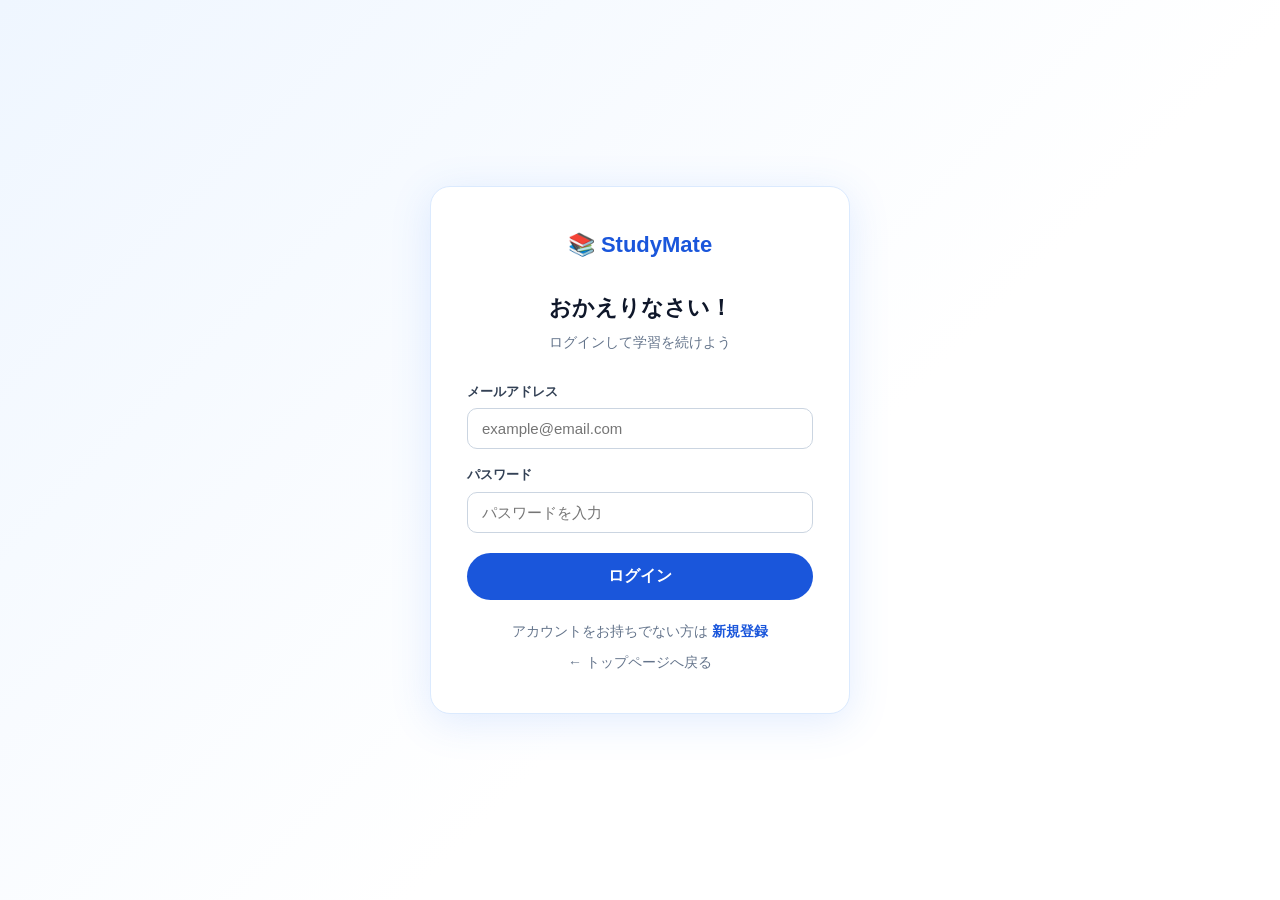
<file: login.html>
<!DOCTYPE html>
<html lang="ja">
<head>
  <meta charset="UTF-8" />
  <meta name="viewport" content="width=device-width, initial-scale=1.0" />
  <title>StudyMate - ログイン</title>
  <link rel="stylesheet" href="style.css" />
</head>
<body class="auth-page">

  <div class="auth-card">
    <div class="auth-logo">📚 StudyMate</div>
    <div class="auth-title">おかえりなさい！</div>
    <div class="auth-sub">ログインして学習を続けよう</div>

    <div class="auth-error" id="errorMsg"></div>

    <form class="auth-form" id="loginForm">
      <div class="auth-field">
        <label>メールアドレス</label>
        <input type="email" id="email" placeholder="example@email.com" required autocomplete="email" />
      </div>
      <div class="auth-field">
        <label>パスワード</label>
        <input type="password" id="password" placeholder="パスワードを入力" required autocomplete="current-password" />
      </div>
      <button type="submit" class="auth-submit">ログイン</button>
    </form>

    <div class="auth-footer">
      アカウントをお持ちでない方は
      <a href="register.html">新規登録</a>
    </div>
    <div class="auth-footer" style="margin-top:8px">
      <a href="index.html" style="color:var(--gray-500);font-weight:400">← トップページへ戻る</a>
    </div>
  </div>

  <script src="app.js"></script>
  <script>
    if (StudyMate.getMe()) window.location.href = 'mypage.html';

    document.getElementById('loginForm').addEventListener('submit', e => {
      e.preventDefault();
      const email    = document.getElementById('email').value.trim();
      const password = document.getElementById('password').value;
      const result   = StudyMate.login({ email, password });

      if (result.ok) {
        window.location.href = 'mypage.html';
      } else {
        const err = document.getElementById('errorMsg');
        err.textContent = result.error;
        err.classList.add('show');
      }
    });
  </script>
</body>
</html>
</file>
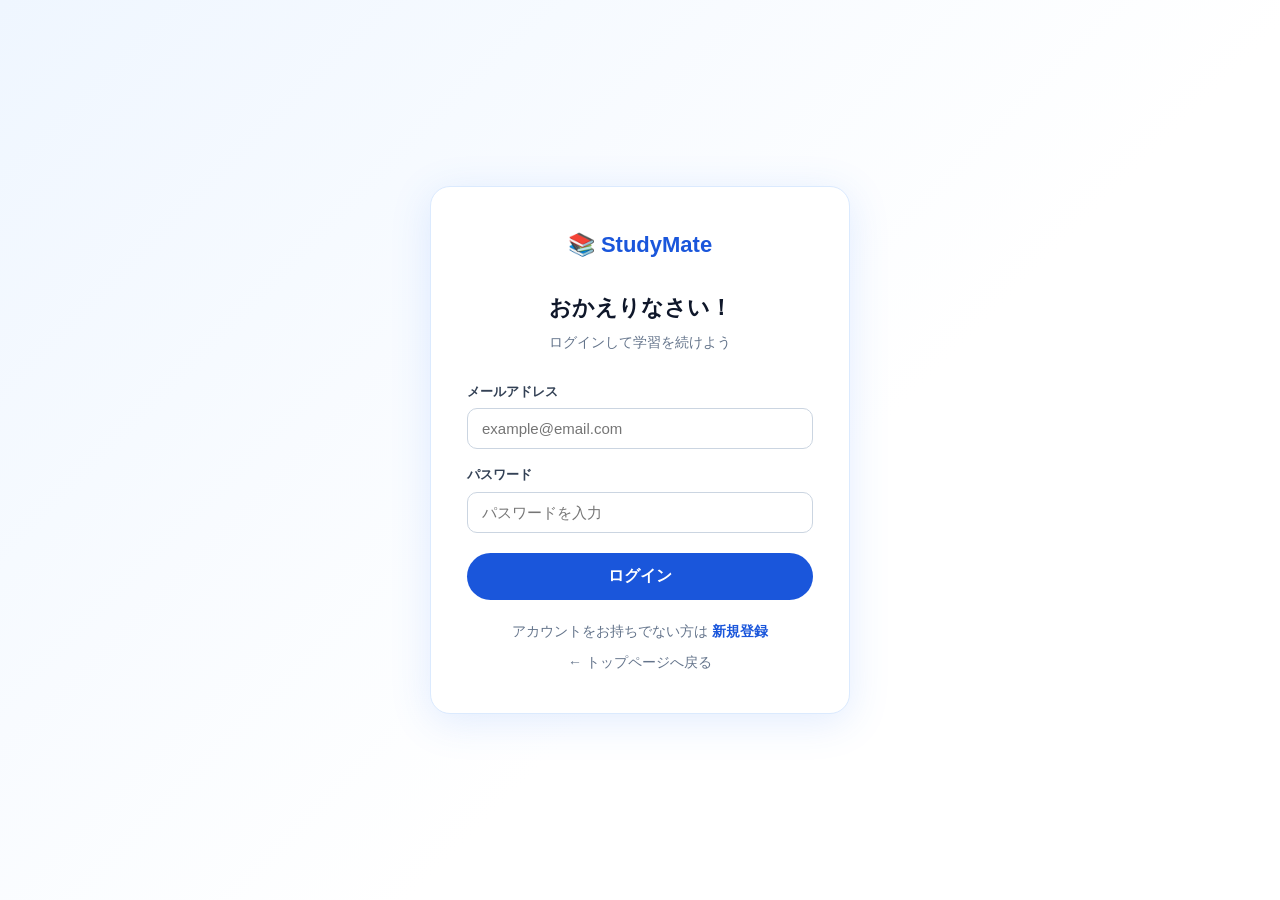
<file: mypage.html>
<!DOCTYPE html>
<html lang="ja">
<head>
  <meta charset="UTF-8" />
  <meta name="viewport" content="width=device-width, initial-scale=1.0" />
  <title>StudyMate - マイページ</title>
  <link rel="stylesheet" href="style.css" />
  <!-- 認証チェック：DOMレンダリング前に実行してフラッシュを防ぐ -->
  <script src="app.js"></script>
  <script>if (!StudyMate.getMe()) location.replace('login.html');</script>
</head>
<body class="has-bnav">

  <!-- Header -->
  <header class="header">
    <div class="header-inner">
      <div class="logo">📚 StudyMate</div>
      <nav class="nav">
        <a href="index.html">ホーム</a>
        <a href="timeline.html">タイムライン</a>
        <button onclick="doLogout()" class="btn-login" style="background:none;border:none;cursor:pointer;font-size:14px;font-weight:600;color:#64748b">ログアウト</button>
      </nav>
    </div>
  </header>

  <main class="page-main">

    <!-- Profile -->
    <section>
      <div class="profile-card">
        <img id="profileAvatar" src="https://api.dicebear.com/7.x/adventurer/svg?seed=maho" class="profile-avatar-lg" alt="avatar" />
        <div class="profile-details">
          <div class="profile-name" id="profileName">まほ</div>
          <div class="profile-bio">目標に向かって毎日コツコツ！</div>
        </div>
        <div class="profile-stats-row">
          <div class="pstat">
            <span class="pstat-num" id="statGoals">0</span>
            <span class="pstat-label">目標</span>
          </div>
          <div class="pstat">
            <span class="pstat-num" id="statTasks">0</span>
            <span class="pstat-label">タスク</span>
          </div>
          <div class="pstat">
            <span class="pstat-num" id="statDone">0</span>
            <span class="pstat-label">完了済み</span>
          </div>
        </div>
      </div>
    </section>

    <!-- Goals -->
    <section>
      <div class="goals-header">
        <h2 style="font-size:18px;font-weight:800;margin:0">🎯 目標一覧</h2>
        <button class="btn-add" id="btnAddGoal">＋ 目標を追加</button>
      </div>

      <div class="goals-grid" id="goalsGrid"></div>

      <div class="empty-state" id="emptyState">
        <div class="empty-icon">🎯</div>
        <p>まだ目標がありません</p>
        <p>「目標を追加」ボタンから設定しましょう！</p>
      </div>
    </section>

  </main>

  <!-- ===== Add Goal Modal ===== -->
  <div class="modal-overlay hidden" id="goalModal">
    <div class="modal">
      <div class="modal-title">🎯 目標を追加</div>

      <div class="form-group">
        <label>目標名</label>
        <input type="text" id="inputGoalName" placeholder="例：英検2級、共通テスト、東京大学" />
      </div>

      <div class="form-group">
        <label>種類を選択</label>
        <div class="chip-group" id="typeChips">
          <button class="chip active" data-val="📝 資格・検定">📝 資格・検定</button>
          <button class="chip" data-val="🏫 志望校">🏫 志望校</button>
          <button class="chip" data-val="✨ その他の目標">✨ その他</button>
        </div>
      </div>

      <div class="form-group">
        <label>テーマカラー</label>
        <div class="color-row" id="colorPicker">
          <button class="color-dot active" data-c="#3b82f6" style="background:#3b82f6"></button>
          <button class="color-dot" data-c="#22c55e" style="background:#22c55e"></button>
          <button class="color-dot" data-c="#f59e0b" style="background:#f59e0b"></button>
          <button class="color-dot" data-c="#ef4444" style="background:#ef4444"></button>
          <button class="color-dot" data-c="#8b5cf6" style="background:#8b5cf6"></button>
          <button class="color-dot" data-c="#ec4899" style="background:#ec4899"></button>
        </div>
      </div>

      <div class="modal-btns">
        <button class="btn-ghost" id="cancelGoal">キャンセル</button>
        <button class="btn-primary" id="saveGoal">追加する</button>
      </div>
    </div>
  </div>

  <!-- ===== Add Task Modal ===== -->
  <div class="modal-overlay hidden" id="taskModal">
    <div class="modal">
      <div class="modal-title">✏️ タスクを追加</div>
      <div class="form-group">
        <label>タスク名</label>
        <input type="text" id="inputTaskName" placeholder="例：単語帳1周、過去問3年分" />
      </div>
      <div class="modal-btns">
        <button class="btn-ghost" id="cancelTask">キャンセル</button>
        <button class="btn-primary" id="saveTask">追加する</button>
      </div>
    </div>
  </div>

  <!-- Bottom Nav -->
  <nav class="bottom-nav">
    <a href="index.html" class="bnav-item"><span>🏠</span><span>ホーム</span></a>
    <a href="mypage.html" class="bnav-item active"><span>👤</span><span>マイページ</span></a>
    <a href="timeline.html" class="bnav-item"><span>📱</span><span>タイムライン</span></a>
  </nav>

  <script>
    /* ============================================================
       MyPage JavaScript
       ============================================================ */

    // --- State ---
    let selectedType  = '📝 資格・検定';
    let selectedColor = '#3b82f6';
    let currentGoalId = null;

    // --- Init ---
    document.addEventListener('DOMContentLoaded', () => {
      // 認証チェック
      if (!StudyMate.requireAuth()) return;
      // ログイン中ユーザー情報を反映
      const me = StudyMate.getMe();
      if (me) {
        document.getElementById('profileName').textContent = me.name;
        document.getElementById('profileAvatar').src =
          `https://api.dicebear.com/7.x/adventurer/svg?seed=${me.avatarSeed}`;
      }
      renderAll();
      bindModals();
    });

    function doLogout() {
      StudyMate.logout();
      window.location.href = 'login.html';
    }

    /* ============================================================
       RENDER
       ============================================================ */
    function renderAll() {
      const goals    = StudyMate.getGoals();
      const allTasks = goals.flatMap(g => g.tasks);

      // Stats
      document.getElementById('statGoals').textContent = goals.length;
      document.getElementById('statTasks').textContent = allTasks.length;
      document.getElementById('statDone').textContent  = allTasks.filter(t => t.status === 'completed').length;

      // Empty state
      const grid  = document.getElementById('goalsGrid');
      const empty = document.getElementById('emptyState');

      if (!goals.length) {
        grid.innerHTML = '';
        empty.style.display = 'block';
        return;
      }
      empty.style.display = 'none';
      grid.innerHTML = goals.map(goalCardHTML).join('');
    }

    function goalCardHTML(goal) {
      const progress = StudyMate.getProgress(goal);
      const done     = goal.tasks.filter(t => t.status === 'completed').length;

      const STATUS_COLOR = { not_started: '#94a3b8', in_progress: '#3b82f6', completed: '#22c55e' };

      const tasksHTML = goal.tasks.length
        ? goal.tasks.map(t => `
          <div class="task-item">
            <span class="task-name" title="${esc(t.name)}">${esc(t.name)}</span>
            <select class="status-select"
              style="border-color:${STATUS_COLOR[t.status]};color:${STATUS_COLOR[t.status]}"
              onchange="onStatusChange('${goal.id}','${t.id}',this)">
              <option value="not_started" ${t.status==='not_started'?'selected':''}>未着手</option>
              <option value="in_progress" ${t.status==='in_progress'?'selected':''}>進行中</option>
              <option value="completed"   ${t.status==='completed'  ?'selected':''}>完了</option>
            </select>
            <button class="task-del" onclick="onDeleteTask('${goal.id}','${t.id}')" title="削除">✕</button>
          </div>`).join('')
        : `<p class="no-tasks">タスクを追加して進捗を管理しましょう</p>`;

      return `
        <div class="goal-card" id="goal-${goal.id}">
          <div class="goal-bar" style="background:${goal.color}"></div>
          <div class="goal-body">
            <div class="goal-top">
              <span class="goal-type-badge"
                style="background:${goal.color}20;color:${goal.color}">${goal.type}</span>
              <button class="goal-del-btn" onclick="onDeleteGoal('${goal.id}')" title="目標を削除">🗑️</button>
            </div>
            <div class="goal-name">${esc(goal.name)}</div>

            <div class="progress-section">
              <div class="progress-label">
                <span>進捗</span>
                <span class="progress-pct" style="color:${goal.color}">${progress}%</span>
              </div>
              <div class="progress-track">
                <div class="progress-fill" style="width:${progress}%;background:${goal.color}"></div>
              </div>
              <div class="progress-counts">${done} / ${goal.tasks.length} タスク完了</div>
            </div>

            <div class="tasks-list">${tasksHTML}</div>
            <button class="btn-add-task" onclick="openTaskModal('${goal.id}')">＋ タスクを追加</button>
          </div>
        </div>`;
    }

    function esc(str) {
      return String(str)
        .replace(/&/g,'&amp;').replace(/</g,'&lt;')
        .replace(/>/g,'&gt;').replace(/"/g,'&quot;');
    }

    /* ============================================================
       ACTIONS
       ============================================================ */
    function onStatusChange(goalId, taskId, select) {
      StudyMate.setTaskStatus(goalId, taskId, select.value);
      renderAll();
    }

    function onDeleteTask(goalId, taskId) {
      StudyMate.deleteTask(goalId, taskId);
      renderAll();
    }

    function onDeleteGoal(id) {
      if (!confirm('この目標を削除しますか？\n（タスクもすべて削除されます）')) return;
      StudyMate.deleteGoal(id);
      renderAll();
    }

    /* ============================================================
       MODALS
       ============================================================ */
    function bindModals() {

      /* --- Goal modal --- */
      document.getElementById('btnAddGoal').onclick = () => {
        document.getElementById('inputGoalName').value = '';
        document.getElementById('goalModal').classList.remove('hidden');
        setTimeout(() => document.getElementById('inputGoalName').focus(), 50);
      };
      const closeGoal = () => document.getElementById('goalModal').classList.add('hidden');
      document.getElementById('cancelGoal').onclick = closeGoal;
      document.getElementById('goalModal').onclick = e => {
        if (e.target.id === 'goalModal') closeGoal();
      };
      document.getElementById('saveGoal').onclick = () => {
        const name = document.getElementById('inputGoalName').value.trim();
        if (!name) { shakeInput('inputGoalName'); return; }
        StudyMate.addGoal({ name, type: selectedType, color: selectedColor });
        closeGoal();
        renderAll();
      };
      document.getElementById('inputGoalName').addEventListener('keydown', e => {
        if (e.key === 'Enter') document.getElementById('saveGoal').click();
      });

      /* --- Type chips --- */
      document.querySelectorAll('#typeChips .chip').forEach(btn => {
        btn.onclick = () => {
          document.querySelectorAll('#typeChips .chip').forEach(b => b.classList.remove('active'));
          btn.classList.add('active');
          selectedType = btn.dataset.val;
        };
      });

      /* --- Color picker --- */
      document.querySelectorAll('#colorPicker .color-dot').forEach(btn => {
        btn.onclick = () => {
          document.querySelectorAll('#colorPicker .color-dot').forEach(b => b.classList.remove('active'));
          btn.classList.add('active');
          selectedColor = btn.dataset.c;
        };
      });

      /* --- Task modal --- */
      const closeTask = () => document.getElementById('taskModal').classList.add('hidden');
      document.getElementById('cancelTask').onclick = closeTask;
      document.getElementById('taskModal').onclick = e => {
        if (e.target.id === 'taskModal') closeTask();
      };
      document.getElementById('saveTask').onclick = () => {
        const name = document.getElementById('inputTaskName').value.trim();
        if (!name) { shakeInput('inputTaskName'); return; }
        StudyMate.addTask(currentGoalId, name);
        closeTask();
        renderAll();
      };
      document.getElementById('inputTaskName').addEventListener('keydown', e => {
        if (e.key === 'Enter') document.getElementById('saveTask').click();
      });
    }

    function openTaskModal(goalId) {
      currentGoalId = goalId;
      document.getElementById('inputTaskName').value = '';
      document.getElementById('taskModal').classList.remove('hidden');
      setTimeout(() => document.getElementById('inputTaskName').focus(), 50);
    }

    function shakeInput(id) {
      const el = document.getElementById(id);
      el.style.borderColor = '#ef4444';
      el.style.animation = 'none';
      setTimeout(() => {
        el.style.animation = '';
        el.focus();
      }, 100);
    }
  </script>
</body>
</html>
</file>
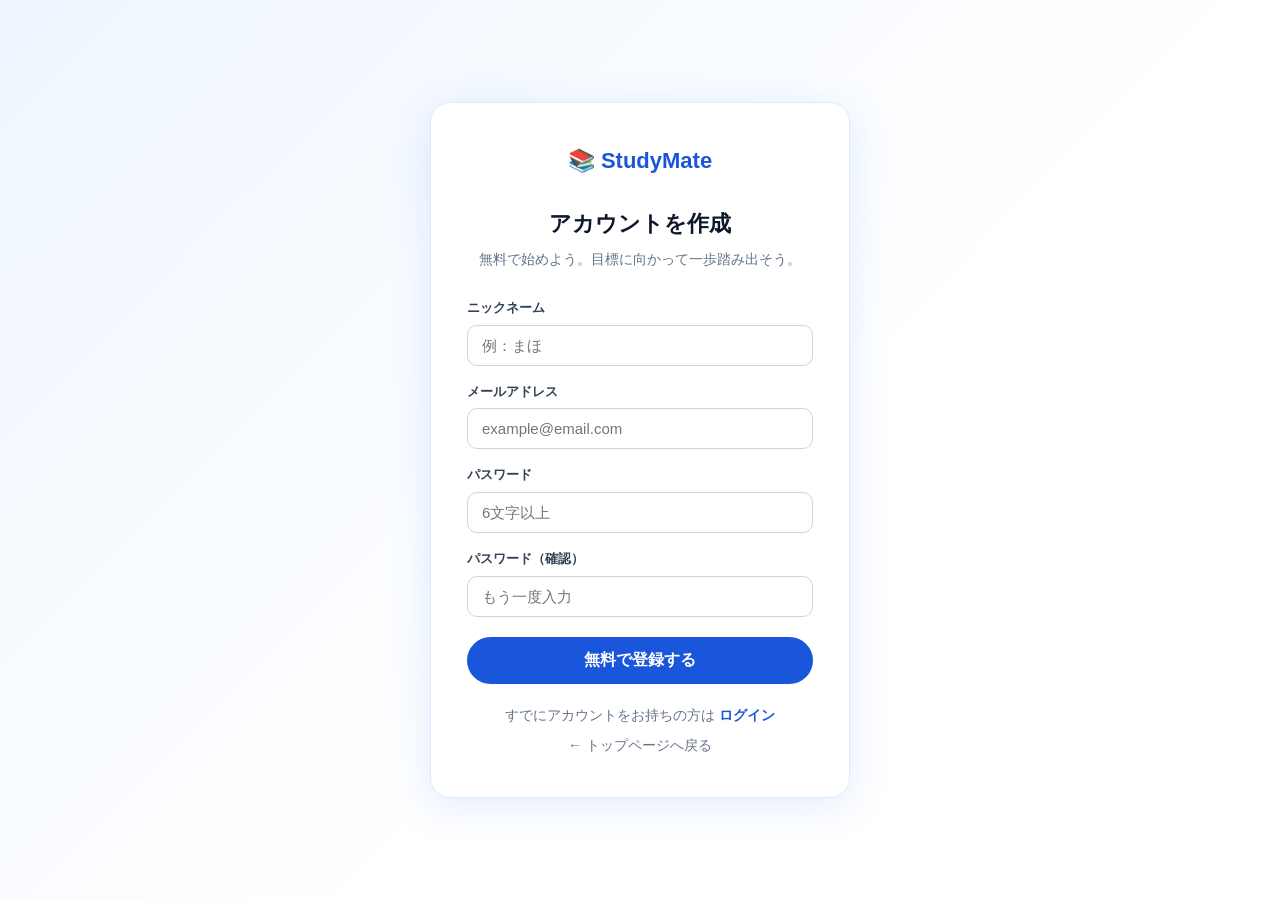
<file: register.html>
<!DOCTYPE html>
<html lang="ja">
<head>
  <meta charset="UTF-8" />
  <meta name="viewport" content="width=device-width, initial-scale=1.0" />
  <title>StudyMate - 新規登録</title>
  <link rel="stylesheet" href="style.css" />
</head>
<body class="auth-page">

  <div class="auth-card">
    <div class="auth-logo">📚 StudyMate</div>
    <div class="auth-title">アカウントを作成</div>
    <div class="auth-sub">無料で始めよう。目標に向かって一歩踏み出そう。</div>

    <div class="auth-error" id="errorMsg"></div>

    <form class="auth-form" id="registerForm">
      <div class="auth-field">
        <label>ニックネーム</label>
        <input type="text" id="name" placeholder="例：まほ" required maxlength="20" />
      </div>
      <div class="auth-field">
        <label>メールアドレス</label>
        <input type="email" id="email" placeholder="example@email.com" required autocomplete="email" />
      </div>
      <div class="auth-field">
        <label>パスワード</label>
        <input type="password" id="password" placeholder="6文字以上" required minlength="6" autocomplete="new-password" />
      </div>
      <div class="auth-field">
        <label>パスワード（確認）</label>
        <input type="password" id="passwordConfirm" placeholder="もう一度入力" required autocomplete="new-password" />
      </div>
      <button type="submit" class="auth-submit">無料で登録する</button>
    </form>

    <div class="auth-footer">
      すでにアカウントをお持ちの方は
      <a href="login.html">ログイン</a>
    </div>
    <div class="auth-footer" style="margin-top:8px">
      <a href="index.html" style="color:var(--gray-500);font-weight:400">← トップページへ戻る</a>
    </div>
  </div>

  <script src="app.js"></script>
  <script>
    if (StudyMate.getMe()) window.location.href = 'mypage.html';

    document.getElementById('registerForm').addEventListener('submit', e => {
      e.preventDefault();
      const name            = document.getElementById('name').value.trim();
      const email           = document.getElementById('email').value.trim();
      const password        = document.getElementById('password').value;
      const passwordConfirm = document.getElementById('passwordConfirm').value;

      if (!name) { showError('ニックネームを入力してください。'); return; }
      if (password !== passwordConfirm) { showError('パスワードが一致していません。'); return; }
      if (password.length < 6) { showError('パスワードは6文字以上にしてください。'); return; }

      const result = StudyMate.register({ name, email, password });
      if (result.ok) {
        window.location.href = 'mypage.html';
      } else {
        showError(result.error);
      }
    });

    function showError(msg) {
      const err = document.getElementById('errorMsg');
      err.textContent = msg;
      err.classList.add('show');
    }
  </script>
</body>
</html>
</file>
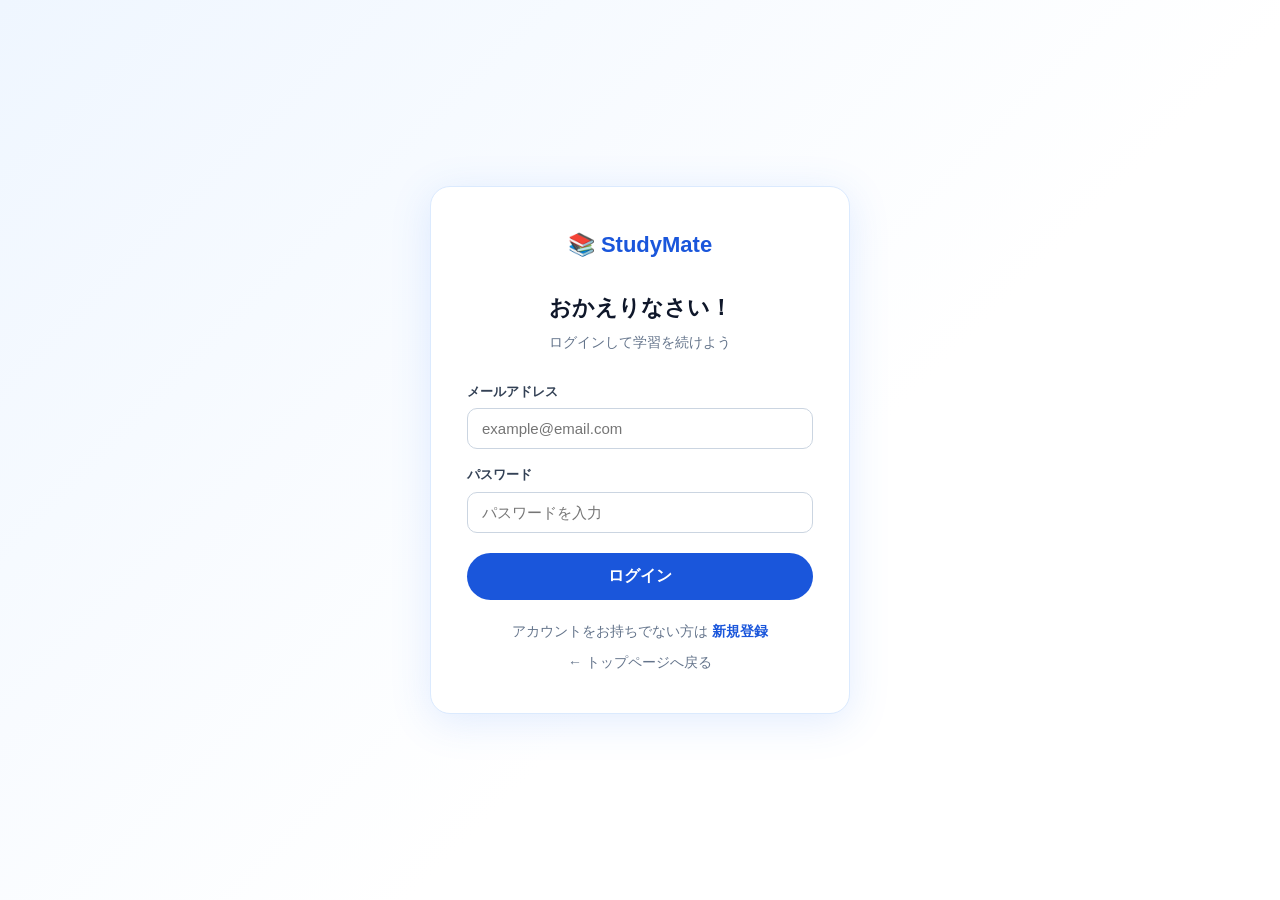
<file: timeline.html>
<!DOCTYPE html>
<html lang="ja">
<head>
  <meta charset="UTF-8" />
  <meta name="viewport" content="width=device-width, initial-scale=1.0" />
  <title>StudyMate - タイムライン</title>
  <link rel="stylesheet" href="style.css" />
  <!-- 認証チェック：DOMレンダリング前に実行してフラッシュを防ぐ -->
  <script src="app.js"></script>
  <script>if (!StudyMate.getMe()) location.replace('login.html');</script>
</head>
<body class="has-bnav">

  <header class="header">
    <div class="header-inner">
      <div class="logo">📚 StudyMate</div>
      <nav class="nav">
        <a href="index.html">ホーム</a>
        <a href="mypage.html">マイページ</a>
        <button onclick="doLogout()" class="btn-login" style="background:none;border:none;cursor:pointer;font-size:14px;font-weight:600;color:#64748b">ログアウト</button>
      </nav>
    </div>
  </header>

  <main class="page-main">
    <div class="page-title">📱 タイムライン</div>

    <!-- ===== Timer ===== -->
    <div class="timer-card" id="timerCard">
      <div class="timer-label">⏱ 学習タイマー</div>
      <div class="timer-display" id="timerDisplay">
        <div class="timer-unit">
          <span class="timer-digits" id="timerH">00</span>
          <span class="timer-unit-label">時間</span>
        </div>
        <span class="timer-sep">:</span>
        <div class="timer-unit">
          <span class="timer-digits" id="timerM">00</span>
          <span class="timer-unit-label">分</span>
        </div>
        <span class="timer-sep">:</span>
        <div class="timer-unit">
          <span class="timer-digits" id="timerS">00</span>
          <span class="timer-unit-label">秒</span>
        </div>
      </div>
      <div class="timer-btns">
        <button class="timer-btn timer-btn-start" id="timerStartBtn" onclick="startTimer()">▶ 開始</button>
        <button class="timer-btn timer-btn-pause" id="timerPauseBtn" onclick="pauseTimer()" style="display:none">⏸ 一時停止</button>
        <button class="timer-btn timer-btn-reset" onclick="resetTimer()">↺ リセット</button>
      </div>
      <button class="timer-use-btn" id="timerUseBtn" onclick="useTimerTime()">
        📝 この時間を投稿に使う
      </button>
    </div>

    <!-- Composer -->
    <div class="timeline-composer">
      <div class="composer-top">
        <img src="https://api.dicebear.com/7.x/adventurer/svg?seed=maho" class="composer-avatar" alt="avatar" />
        <textarea class="post-textarea" id="postText"
          placeholder="今日の学習を投稿しよう！📖"></textarea>
      </div>
      <div class="composer-bottom">
        <select class="post-select" id="postSubject">
          <option value="">科目を選択</option>
          <option>数学</option>
          <option>英語</option>
          <option>国語</option>
          <option>理科</option>
          <option>社会</option>
          <option>物理</option>
          <option>化学</option>
          <option>生物</option>
          <option>日本史</option>
          <option>世界史</option>
          <option>その他</option>
        </select>
        <input type="number" class="post-duration" id="postDuration"
          placeholder="⏱ 分" min="1" max="999" />
        <button class="post-btn" id="postBtn">投稿する</button>
      </div>
    </div>

    <!-- Feed -->
    <div class="feed-wrapper" id="feedWrapper">
      <!-- rendered by JS -->
    </div>
  </main>

  <!-- Bottom Nav -->
  <nav class="bottom-nav">
    <a href="index.html" class="bnav-item"><span>🏠</span><span>ホーム</span></a>
    <a href="mypage.html" class="bnav-item"><span>👤</span><span>マイページ</span></a>
    <a href="timeline.html" class="bnav-item active"><span>📱</span><span>タイムライン</span></a>
  </nav>

  <script>
    document.addEventListener('DOMContentLoaded', () => {
      if (!StudyMate.requireAuth()) return;
      const me = StudyMate.getMe();
      if (me) {
        document.querySelector('.composer-avatar').src =
          `https://api.dicebear.com/7.x/adventurer/svg?seed=${me.avatarSeed}`;
      }
      StudyMate.initPosts();
      renderFeed();
      bindComposer();
    });

    function doLogout() {
      StudyMate.logout();
      window.location.href = 'login.html';
    }

    /* ============================================================
       TIMER
       ============================================================ */
    let timerInterval = null;
    let timerSeconds  = 0;
    let timerRunning  = false;

    function startTimer() {
      timerRunning = true;
      document.getElementById('timerCard').classList.add('timer-running');
      document.getElementById('timerStartBtn').style.display = 'none';
      document.getElementById('timerPauseBtn').style.display = 'inline-block';
      document.getElementById('timerUseBtn').classList.remove('show');
      timerInterval = setInterval(() => {
        timerSeconds++;
        updateTimerDisplay();
      }, 1000);
    }

    function pauseTimer() {
      clearInterval(timerInterval);
      timerRunning = false;
      document.getElementById('timerCard').classList.remove('timer-running');
      document.getElementById('timerStartBtn').textContent = '▶ 再開';
      document.getElementById('timerStartBtn').style.display = 'inline-block';
      document.getElementById('timerPauseBtn').style.display = 'none';
      if (timerSeconds > 0) {
        const mins = Math.ceil(timerSeconds / 60);
        const btn = document.getElementById('timerUseBtn');
        btn.textContent = `📝 この時間を投稿に使う（${mins}分）`;
        btn.classList.add('show');
      }
    }

    function resetTimer() {
      clearInterval(timerInterval);
      timerRunning  = false;
      timerSeconds  = 0;
      document.getElementById('timerCard').classList.remove('timer-running');
      document.getElementById('timerStartBtn').textContent = '▶ 開始';
      document.getElementById('timerStartBtn').style.display = 'inline-block';
      document.getElementById('timerPauseBtn').style.display = 'none';
      document.getElementById('timerUseBtn').classList.remove('show');
      updateTimerDisplay();
    }

    function useTimerTime() {
      const mins = Math.ceil(timerSeconds / 60);
      document.getElementById('postDuration').value = mins;
      document.querySelector('.timeline-composer').scrollIntoView({ behavior: 'smooth', block: 'center' });
      document.getElementById('postText').focus();
      const btn = document.getElementById('timerUseBtn');
      btn.textContent = '✅ 入力しました！';
      setTimeout(() => {
        btn.textContent = `📝 この時間を投稿に使う（${Math.ceil(timerSeconds / 60)}分）`;
      }, 1500);
    }

    function updateTimerDisplay() {
      const h = Math.floor(timerSeconds / 3600);
      const m = Math.floor((timerSeconds % 3600) / 60);
      const s = timerSeconds % 60;
      document.getElementById('timerH').textContent = String(h).padStart(2, '0');
      document.getElementById('timerM').textContent = String(m).padStart(2, '0');
      document.getElementById('timerS').textContent = String(s).padStart(2, '0');
    }

    /* ============================================================
       RENDER
       ============================================================ */
    function renderFeed() {
      const posts  = StudyMate.getPosts() || [];
      const wrap   = document.getElementById('feedWrapper');
      if (!posts.length) {
        wrap.innerHTML = `<div class="empty-state"><div class="empty-icon">📭</div><p>まだ投稿がありません</p></div>`;
        return;
      }
      wrap.innerHTML = posts.map(postCardHTML).join('');
    }

    function postCardHTML(p) {
      const avatarURL = `https://api.dicebear.com/7.x/adventurer/svg?seed=${p.avatar}`;
      const chips = p.subjects.map(s =>
        `<span class="tl-chip">📚 ${esc(s.name)}${s.min ? ' '+s.min+'分' : ''}</span>`
      ).join('');
      const goalBadge = p.goal
        ? `<span class="goal-tag" style="background:#dbeafe;color:#1d4ed8;font-size:11px;padding:2px 8px;border-radius:50px;font-weight:600">${esc(p.goal)}</span>`
        : '';
      return `
        <div class="tl-post" id="post-${p.id}">
          <div class="tl-post-header">
            <img src="${avatarURL}" class="tl-post-avatar" alt="avatar" />
            <div class="tl-post-meta">
              <div class="tl-post-name">${esc(p.user)} ${goalBadge}</div>
              <div class="tl-post-time">${timeAgo(p.createdAt)}</div>
            </div>
          </div>
          <div class="tl-post-body">${esc(p.body)}</div>
          ${chips ? `<div class="tl-chips">${chips}</div>` : ''}
          <div class="tl-actions">
            <button class="like-btn ${p.likedByMe?'liked':''}"
              onclick="onLike('${p.id}',this)">
              ${p.likedByMe?'❤️':'🤍'} ${p.likes}
            </button>
          </div>
        </div>`;
    }

    /* ============================================================
       COMPOSER
       ============================================================ */
    function bindComposer() {
      document.getElementById('postBtn').onclick = () => {
        const body    = document.getElementById('postText').value.trim();
        const subject = document.getElementById('postSubject').value;
        const min     = parseInt(document.getElementById('postDuration').value) || 0;
        if (!body) {
          document.getElementById('postText').focus();
          document.getElementById('postText').style.borderColor = '#ef4444';
          setTimeout(() => document.getElementById('postText').style.borderColor = '', 1500);
          return;
        }
        const subjects = subject ? [{ name: subject, min }] : [];
        StudyMate.addPost({ body, subjects });
        document.getElementById('postText').value = '';
        document.getElementById('postSubject').value = '';
        document.getElementById('postDuration').value = '';
        renderFeed();
        window.scrollTo({ top: 300, behavior: 'smooth' });
      };
    }

    /* ============================================================
       LIKE
       ============================================================ */
    function onLike(id, btn) {
      const result = StudyMate.toggleLike(id);
      btn.className = 'like-btn ' + (result.likedByMe ? 'liked' : '');
      btn.textContent = (result.likedByMe ? '❤️' : '🤍') + ' ' + result.likes;
    }

    /* ============================================================
       UTILS
       ============================================================ */
    function esc(str) {
      return String(str || '')
        .replace(/&/g,'&amp;').replace(/</g,'&lt;')
        .replace(/>/g,'&gt;').replace(/"/g,'&quot;');
    }

    function timeAgo(iso) {
      const diff = Math.floor((Date.now() - new Date(iso)) / 1000);
      if (diff < 60)    return `${diff}秒前`;
      if (diff < 3600)  return `${Math.floor(diff/60)}分前`;
      if (diff < 86400) return `${Math.floor(diff/3600)}時間前`;
      return `${Math.floor(diff/86400)}日前`;
    }
  </script>
</body>
</html>
</file>
<file: style.css>
/* ===== リセット & ベース ===== */
*, *::before, *::after { box-sizing: border-box; margin: 0; padding: 0; }

:root {
  --blue-dark:  #1a56db;
  --blue:       #3b82f6;
  --blue-light: #eff6ff;
  --blue-mid:   #dbeafe;
  --white:      #ffffff;
  --gray-50:    #f8fafc;
  --gray-100:   #f1f5f9;
  --gray-300:   #cbd5e1;
  --gray-500:   #64748b;
  --gray-700:   #334155;
  --gray-900:   #0f172a;
  --radius:     12px;
  --shadow:     0 4px 24px rgba(59,130,246,.12);
  --shadow-sm:  0 2px 8px rgba(0,0,0,.06);
}

html { scroll-behavior: smooth; }
body { font-family: 'Hiragino Sans', 'Noto Sans JP', sans-serif; color: var(--gray-900); background: var(--white); line-height: 1.6; }
a { text-decoration: none; color: inherit; }

/* ===== ボタン ===== */
.btn-primary {
  display: inline-block; background: var(--blue-dark); color: var(--white);
  padding: 12px 28px; border-radius: 50px; font-weight: 700; font-size: 15px;
  transition: background .2s, transform .15s;
}
.btn-primary:hover { background: #1647b8; transform: translateY(-1px); }
.btn-primary.large { padding: 16px 48px; font-size: 17px; }

.btn-secondary {
  display: inline-block; border: 2px solid var(--blue-dark); color: var(--blue-dark);
  padding: 10px 26px; border-radius: 50px; font-weight: 600; font-size: 15px;
  transition: background .2s;
}
.btn-secondary:hover { background: var(--blue-light); }

/* ===== ヘッダー ===== */
.header {
  position: sticky; top: 0; z-index: 100; background: var(--white);
  border-bottom: 1px solid var(--gray-100); backdrop-filter: blur(8px);
}
.header-inner {
  max-width: 1100px; margin: 0 auto; padding: 0 24px;
  display: flex; align-items: center; justify-content: space-between; height: 64px;
}
.logo { font-size: 20px; font-weight: 800; color: var(--blue-dark); letter-spacing: -.5px; }
.nav { display: flex; align-items: center; gap: 28px; font-size: 14px; font-weight: 600; }
.nav a { color: var(--gray-700); transition: color .2s; }
.nav a:hover { color: var(--blue-dark); }
.btn-login { color: var(--blue-dark) !important; }
.btn-signup {
  background: var(--blue-dark); color: var(--white) !important; padding: 8px 20px;
  border-radius: 50px; transition: background .2s !important;
}
.btn-signup:hover { background: #1647b8 !important; }

/* ===== ヒーロー ===== */
.hero {
  background: linear-gradient(135deg, var(--blue-light) 0%, var(--white) 60%);
  padding: 80px 24px 64px;
}
.hero-inner {
  max-width: 1100px; margin: 0 auto;
  display: grid; grid-template-columns: 1fr 1fr; gap: 56px; align-items: center;
}
.hero-badge {
  display: inline-block; background: var(--blue-mid); color: var(--blue-dark);
  font-size: 13px; font-weight: 700; padding: 5px 14px; border-radius: 50px; margin-bottom: 16px;
}
.hero-text h1 {
  font-size: 40px; font-weight: 900; line-height: 1.25;
  color: var(--gray-900); margin-bottom: 18px; letter-spacing: -.5px;
}
.hero-text p { font-size: 16px; color: var(--gray-500); margin-bottom: 32px; line-height: 1.8; }
.hero-buttons { display: flex; gap: 14px; flex-wrap: wrap; }

/* ===== 学習カード ===== */
.hero-card { display: flex; flex-direction: column; gap: 16px; }
.study-card {
  background: var(--white); border-radius: var(--radius); box-shadow: var(--shadow);
  padding: 24px; border: 1px solid var(--blue-mid);
}
.card-header { display: flex; align-items: center; gap: 12px; margin-bottom: 20px; }
.avatar { width: 44px; height: 44px; border-radius: 50%; border: 2px solid var(--blue-mid); }
.card-name { font-weight: 700; font-size: 15px; }
.card-date { font-size: 12px; color: var(--gray-500); }

.progress-list { display: flex; flex-direction: column; gap: 12px; }
.progress-item { display: flex; align-items: center; gap: 10px; }
.subject-tag {
  font-size: 12px; font-weight: 700; padding: 3px 10px; border-radius: 50px; min-width: 48px; text-align: center;
}
.subject-tag.math { background: #dbeafe; color: #1d4ed8; }
.subject-tag.eng  { background: #dcfce7; color: #166534; }
.subject-tag.sci  { background: #fef9c3; color: #854d0e; }
.bar-wrap { flex: 1; background: var(--gray-100); border-radius: 8px; height: 8px; overflow: hidden; }
.bar { height: 100%; background: var(--blue); border-radius: 8px; transition: width .6s; }
.eng-bar { background: #22c55e; }
.sci-bar { background: #eab308; }
.time { font-size: 12px; color: var(--gray-500); min-width: 36px; text-align: right; }
.card-total { margin-top: 16px; font-size: 14px; color: var(--gray-500); text-align: right; }
.card-total strong { color: var(--gray-900); font-size: 16px; }

/* ===== タイムラインプレビュー ===== */
.timeline-preview {
  background: var(--white); border-radius: var(--radius); box-shadow: var(--shadow-sm);
  border: 1px solid var(--gray-100); padding: 16px; display: flex; flex-direction: column; gap: 12px;
}
.tl-item { display: flex; align-items: flex-start; gap: 10px; }
.tl-avatar { width: 36px; height: 36px; border-radius: 50%; border: 1.5px solid var(--blue-mid); flex-shrink: 0; }
.tl-content { display: flex; flex-direction: column; gap: 2px; flex: 1; }
.tl-name { font-weight: 700; font-size: 13px; }
.tl-msg { font-size: 13px; color: var(--gray-700); }
.tl-like { font-size: 12px; color: var(--gray-500); }

/* ===== スローガンバー ===== */
.slogan-bar { background: var(--blue-dark); padding: 36px 24px; text-align: center; }
.slogan-text {
  color: var(--white); font-size: 20px; font-weight: 800;
  line-height: 1.75; letter-spacing: .02em; max-width: 700px; margin: 0 auto;
}
@media (max-width: 600px) {
  .slogan-text { font-size: 16px; }
  .slogan-br { display: none; }
}

/* ===== セクション共通 ===== */
.section-inner { max-width: 1100px; margin: 0 auto; padding: 0 24px; }
h2 { font-size: 30px; font-weight: 800; text-align: center; margin-bottom: 10px; }
.section-sub { text-align: center; color: var(--gray-500); margin-bottom: 48px; font-size: 15px; }

/* ===== 機能 ===== */
.features { padding: 80px 24px; background: var(--gray-50); }
.features-grid { display: grid; grid-template-columns: repeat(3, 1fr); gap: 24px; }
.feature-card {
  background: var(--white); border-radius: var(--radius); padding: 28px 24px;
  box-shadow: var(--shadow-sm); border: 1px solid var(--gray-100);
  transition: box-shadow .2s, transform .2s;
}
.feature-card:hover { box-shadow: var(--shadow); transform: translateY(-3px); }
.feature-icon { font-size: 32px; margin-bottom: 10px; }
.feature-card h3 { font-size: 17px; font-weight: 700; margin-bottom: 8px; }
.feature-card p { font-size: 14px; color: var(--gray-500); line-height: 1.7; }
.feature-step {
  display: inline-block; background: var(--blue-dark); color: var(--white);
  font-size: 10px; font-weight: 800; padding: 3px 10px; border-radius: 50px;
  letter-spacing: .5px; margin-bottom: 12px;
}

/* ===== コミュニティ ===== */
.community { padding: 80px 24px; background: var(--white); }
.community-feed { display: grid; grid-template-columns: repeat(3, 1fr); gap: 24px; }
.feed-card {
  background: var(--white); border: 1px solid var(--gray-100); border-radius: var(--radius);
  padding: 20px; box-shadow: var(--shadow-sm); transition: box-shadow .2s;
}
.feed-card:hover { box-shadow: var(--shadow); }
.feed-header { display: flex; align-items: flex-start; gap: 12px; margin-bottom: 12px; }
.feed-avatar { width: 40px; height: 40px; border-radius: 50%; border: 1.5px solid var(--blue-mid); flex-shrink: 0; }
.feed-name { font-weight: 700; font-size: 14px; display: flex; align-items: center; gap: 6px; flex-wrap: wrap; }
.goal-tag { background: var(--blue-mid); color: var(--blue-dark); font-size: 11px; padding: 2px 8px; border-radius: 50px; font-weight: 600; }
.feed-time { font-size: 12px; color: var(--gray-500); }
.feed-body { font-size: 14px; color: var(--gray-700); line-height: 1.7; margin-bottom: 12px; }
.feed-subjects { display: flex; flex-wrap: wrap; gap: 6px; margin-bottom: 12px; }
.subject-chip { background: var(--blue-light); color: var(--blue-dark); font-size: 12px; font-weight: 600; padding: 3px 10px; border-radius: 50px; }
.feed-actions { display: flex; gap: 16px; font-size: 14px; color: var(--gray-500); }

/* ===== CTA ===== */
.cta { background: linear-gradient(135deg, var(--blue-dark), #2563eb); padding: 80px 24px; text-align: center; }
.cta-inner h2 { color: var(--white); font-size: 34px; margin-bottom: 12px; }
.cta-inner p { color: rgba(255,255,255,.85); font-size: 16px; margin-bottom: 32px; }

/* ===== フッター ===== */
.footer { background: var(--gray-900); color: rgba(255,255,255,.6); padding: 28px 24px; text-align: center; }
.footer-inner { display: flex; flex-direction: column; align-items: center; gap: 8px; }
.footer .logo { color: var(--white); font-size: 18px; }
.footer p { font-size: 13px; }

/* ===== レスポンシブ ===== */
@media (max-width: 900px) {
  .hero-inner { grid-template-columns: 1fr; }
  .features-grid, .community-feed { grid-template-columns: 1fr 1fr; }
  .hero-text h1 { font-size: 30px; }
}
@media (max-width: 600px) {
  .features-grid, .community-feed { grid-template-columns: 1fr; }
  .nav a:not(.btn-signup):not(.btn-login) { display: none; }
  .hero-text h1 { font-size: 26px; }
  h2 { font-size: 24px; }
}

/* ==========================================
   BOTTOM NAV
   ========================================== */
.bottom-nav {
  position: fixed; bottom: 0; left: 0; right: 0; z-index: 200;
  background: var(--white); border-top: 1px solid var(--gray-100);
  display: flex; height: 62px;
  box-shadow: 0 -2px 16px rgba(0,0,0,.07);
}
.bnav-item {
  flex: 1; display: flex; flex-direction: column; align-items: center;
  justify-content: center; gap: 2px; font-size: 11px; font-weight: 600;
  color: var(--gray-500); text-decoration: none; transition: color .2s;
}
.bnav-item span:first-child { font-size: 22px; line-height: 1; }
.bnav-item.active, .bnav-item:hover { color: var(--blue-dark); }
body.has-bnav { padding-bottom: 62px; }

/* ==========================================
   PAGE LAYOUT
   ========================================== */
.page-main { max-width: 860px; margin: 0 auto; padding: 24px 16px; }
.page-title { font-size: 18px; font-weight: 800; margin-bottom: 20px; color: var(--gray-900); }

/* ==========================================
   PROFILE (MyPage)
   ========================================== */
.profile-card {
  background: linear-gradient(135deg, var(--blue-light), var(--white));
  border-radius: var(--radius); padding: 24px 28px;
  box-shadow: var(--shadow-sm); border: 1px solid var(--blue-mid);
  display: flex; align-items: center; gap: 20px; margin-bottom: 28px; flex-wrap: wrap;
}
.profile-avatar-lg {
  width: 76px; height: 76px; border-radius: 50%;
  border: 3px solid var(--blue-mid); flex-shrink: 0;
}
.profile-details { flex: 1; min-width: 120px; }
.profile-name { font-size: 20px; font-weight: 900; color: var(--gray-900); margin-bottom: 4px; }
.profile-bio { font-size: 14px; color: var(--gray-500); }
.profile-stats-row { display: flex; gap: 20px; }
.pstat { text-align: center; }
.pstat-num { display: block; font-size: 24px; font-weight: 900; color: var(--blue-dark); }
.pstat-label { font-size: 12px; color: var(--gray-500); }

/* ==========================================
   GOALS SECTION
   ========================================== */
.goals-header {
  display: flex; align-items: center; justify-content: space-between;
  margin-bottom: 16px;
}
.goals-header h2 { font-size: 18px; font-weight: 800; text-align: left; margin: 0; }
.btn-add {
  background: var(--blue-dark); color: var(--white); border: none;
  border-radius: 50px; padding: 9px 20px; font-size: 14px; font-weight: 700;
  cursor: pointer; transition: background .2s, transform .15s;
}
.btn-add:hover { background: #1647b8; transform: translateY(-1px); }
.goals-grid {
  display: grid; grid-template-columns: repeat(auto-fill, minmax(280px, 1fr)); gap: 20px;
}

/* ---- Goal Card ---- */
.goal-card {
  background: var(--white); border-radius: var(--radius);
  box-shadow: var(--shadow-sm); border: 1px solid var(--gray-100);
  overflow: hidden; transition: box-shadow .2s, transform .2s;
}
.goal-card:hover { box-shadow: var(--shadow); transform: translateY(-2px); }
.goal-bar { height: 5px; }
.goal-body { padding: 18px 20px; }
.goal-top { display: flex; align-items: center; justify-content: space-between; margin-bottom: 8px; }
.goal-type-badge {
  font-size: 11px; font-weight: 700; padding: 3px 10px; border-radius: 50px;
}
.goal-del-btn {
  background: none; border: none; cursor: pointer; font-size: 15px;
  opacity: .4; transition: opacity .2s; line-height: 1;
}
.goal-del-btn:hover { opacity: 1; }
.goal-name { font-size: 17px; font-weight: 800; margin-bottom: 14px; color: var(--gray-900); }

/* ---- Progress Bar ---- */
.progress-section { margin-bottom: 14px; }
.progress-label {
  display: flex; justify-content: space-between;
  font-size: 12px; color: var(--gray-500); margin-bottom: 5px;
}
.progress-pct { font-weight: 700; }
.progress-track {
  background: var(--gray-100); border-radius: 8px; height: 9px; overflow: hidden;
}
.progress-fill { height: 100%; border-radius: 8px; transition: width .5s ease; }
.progress-counts { font-size: 11px; color: var(--gray-500); margin-top: 4px; }

/* ---- Tasks ---- */
.tasks-list { display: flex; flex-direction: column; gap: 7px; margin-bottom: 12px; }
.task-item {
  display: flex; align-items: center; gap: 8px;
  padding: 8px 10px; background: var(--gray-50); border-radius: 8px;
  border: 1px solid var(--gray-100);
}
.task-name {
  flex: 1; font-size: 13px; color: var(--gray-700);
  overflow: hidden; text-overflow: ellipsis; white-space: nowrap;
}
.status-select {
  border: 1.5px solid; border-radius: 50px; padding: 3px 9px;
  font-size: 11px; font-weight: 700; background: var(--white);
  cursor: pointer; outline: none; transition: border-color .2s, color .2s;
}
.task-del {
  background: none; border: none; color: var(--gray-300);
  cursor: pointer; font-size: 13px; transition: color .2s; padding: 2px; line-height: 1;
}
.task-del:hover { color: #ef4444; }
.btn-add-task {
  width: 100%; background: none; border: 1.5px dashed var(--gray-300);
  border-radius: 8px; padding: 9px; font-size: 13px; color: var(--gray-500);
  cursor: pointer; transition: all .2s;
}
.btn-add-task:hover {
  border-color: var(--blue-dark); color: var(--blue-dark); background: var(--blue-light);
}
.no-tasks {
  font-size: 12px; color: var(--gray-500); text-align: center;
  padding: 8px 0 10px; margin: 0;
}

/* ---- Empty State ---- */
.empty-state { text-align: center; padding: 60px 20px; }
.empty-state .empty-icon { font-size: 52px; margin-bottom: 10px; }
.empty-state p { color: var(--gray-500); font-size: 15px; }
.empty-state p + p { font-size: 13px; margin-top: 4px; }

/* ==========================================
   MODAL
   ========================================== */
.modal-overlay {
  position: fixed; inset: 0; background: rgba(0,0,0,.45); z-index: 300;
  display: flex; align-items: center; justify-content: center; padding: 16px;
}
.modal-overlay.hidden { display: none; }
.modal {
  background: var(--white); border-radius: 16px; padding: 28px 28px 24px;
  width: 100%; max-width: 440px; box-shadow: 0 24px 64px rgba(0,0,0,.22);
  animation: modalIn .2s ease;
}
@keyframes modalIn {
  from { opacity:0; transform: scale(.95) translateY(8px); }
  to   { opacity:1; transform: scale(1)  translateY(0); }
}
.modal-title { font-size: 18px; font-weight: 800; margin-bottom: 22px; }
.form-group { margin-bottom: 18px; }
.form-group label {
  display: block; font-size: 13px; font-weight: 700;
  color: var(--gray-700); margin-bottom: 8px;
}
.form-group input[type=text] {
  width: 100%; border: 1.5px solid var(--gray-300); border-radius: 8px;
  padding: 10px 14px; font-size: 15px; font-family: inherit;
  outline: none; transition: border-color .2s;
}
.form-group input[type=text]:focus { border-color: var(--blue-dark); }
.chip-group { display: flex; gap: 8px; flex-wrap: wrap; }
.chip {
  border: 1.5px solid var(--gray-300); background: var(--white);
  border-radius: 50px; padding: 6px 14px; font-size: 13px; font-weight: 600;
  cursor: pointer; transition: all .2s;
}
.chip.active { border-color: var(--blue-dark); background: var(--blue-light); color: var(--blue-dark); }
.chip:hover:not(.active) { border-color: var(--blue); }
.color-row { display: flex; gap: 10px; }
.color-dot {
  width: 30px; height: 30px; border-radius: 50%;
  border: 3px solid transparent; cursor: pointer; transition: transform .15s;
}
.color-dot:hover { transform: scale(1.2); }
.color-dot.active { border-color: var(--gray-900); outline: 2px solid white; outline-offset: -4px; }
.modal-btns { display: flex; justify-content: flex-end; gap: 10px; margin-top: 24px; }
.btn-ghost {
  background: none; border: 1.5px solid var(--gray-300); border-radius: 50px;
  padding: 9px 20px; font-size: 14px; font-weight: 600; cursor: pointer; transition: background .2s;
}
.btn-ghost:hover { background: var(--gray-100); }

/* ==========================================
   TIMELINE PAGE
   ========================================== */
.timeline-composer {
  background: var(--white); border-radius: var(--radius); padding: 18px 20px;
  box-shadow: var(--shadow-sm); border: 1px solid var(--gray-100); margin-bottom: 24px;
}
.composer-top { display: flex; gap: 12px; align-items: flex-start; margin-bottom: 12px; }
.composer-avatar { width: 42px; height: 42px; border-radius: 50%; border: 2px solid var(--blue-mid); flex-shrink: 0; }
.post-textarea {
  flex: 1; border: 1.5px solid var(--gray-100); border-radius: 10px; padding: 10px 14px;
  font-size: 14px; font-family: inherit; resize: none; outline: none; min-height: 72px;
  background: var(--gray-50); transition: border-color .2s;
}
.post-textarea:focus { border-color: var(--blue-dark); background: var(--white); }
.composer-bottom { display: flex; align-items: center; gap: 10px; flex-wrap: wrap; }
.post-select, .post-duration {
  border: 1.5px solid var(--gray-300); border-radius: 50px; padding: 6px 12px;
  font-size: 13px; background: var(--white); cursor: pointer; outline: none;
}
.post-duration { width: 96px; text-align: center; }
.post-btn {
  margin-left: auto; background: var(--blue-dark); color: var(--white); border: none;
  border-radius: 50px; padding: 8px 24px; font-size: 14px; font-weight: 700;
  cursor: pointer; transition: background .2s;
}
.post-btn:hover { background: #1647b8; }

.feed-wrapper { display: flex; flex-direction: column; gap: 14px; }
.tl-post {
  background: var(--white); border-radius: var(--radius); padding: 18px 20px;
  box-shadow: var(--shadow-sm); border: 1px solid var(--gray-100);
  animation: fadeIn .3s ease;
}
@keyframes fadeIn { from { opacity:0; transform: translateY(6px); } to { opacity:1; transform: none; } }
.tl-post-header { display: flex; align-items: flex-start; gap: 12px; margin-bottom: 10px; }
.tl-post-avatar { width: 42px; height: 42px; border-radius: 50%; border: 2px solid var(--blue-mid); flex-shrink: 0; }
.tl-post-meta { flex: 1; }
.tl-post-name { font-weight: 700; font-size: 14px; display: flex; align-items: center; gap: 7px; flex-wrap: wrap; }
.tl-post-time { font-size: 12px; color: var(--gray-500); margin-top: 2px; }
.tl-post-body { font-size: 14px; color: var(--gray-700); line-height: 1.75; margin-bottom: 10px; }
.tl-chips { display: flex; flex-wrap: wrap; gap: 6px; margin-bottom: 12px; }
.tl-chip { background: var(--blue-light); color: var(--blue-dark); font-size: 12px; font-weight: 600; padding: 3px 10px; border-radius: 50px; }
.tl-actions { display: flex; gap: 10px; }
.like-btn {
  background: none; border: 1.5px solid var(--gray-200); border-radius: 50px;
  padding: 5px 14px; font-size: 13px; cursor: pointer; transition: all .2s; color: var(--gray-500);
}
.like-btn:hover { background: #fff0f5; border-color: #f43f5e; color: #f43f5e; }
.like-btn.liked { background: #fff0f5; border-color: #f43f5e; color: #f43f5e; }

/* ==========================================
   AUTH PAGES (login / register)
   ========================================== */
.auth-page {
  min-height: 100vh; display: flex; flex-direction: column;
  align-items: center; justify-content: center;
  background: linear-gradient(135deg, var(--blue-light) 0%, var(--white) 60%);
  padding: 24px 16px;
}
.auth-card {
  background: var(--white); border-radius: 20px; padding: 40px 36px;
  width: 100%; max-width: 420px;
  box-shadow: 0 8px 40px rgba(59,130,246,.15);
  border: 1px solid var(--blue-mid);
}
.auth-logo { text-align: center; font-size: 22px; font-weight: 900; color: var(--blue-dark); margin-bottom: 28px; }
.auth-title { font-size: 22px; font-weight: 900; text-align: center; margin-bottom: 6px; }
.auth-sub { font-size: 14px; color: var(--gray-500); text-align: center; margin-bottom: 28px; }
.auth-form { display: flex; flex-direction: column; gap: 16px; }
.auth-field { display: flex; flex-direction: column; gap: 6px; }
.auth-field label { font-size: 13px; font-weight: 700; color: var(--gray-700); }
.auth-field input {
  border: 1.5px solid var(--gray-300); border-radius: 10px;
  padding: 11px 14px; font-size: 15px; font-family: inherit; outline: none;
  transition: border-color .2s;
}
.auth-field input:focus { border-color: var(--blue-dark); }
.auth-error {
  background: #fef2f2; border: 1px solid #fecaca; border-radius: 8px;
  padding: 10px 14px; font-size: 13px; color: #dc2626; display: none;
}
.auth-error.show { display: block; }
.auth-submit {
  width: 100%; background: var(--blue-dark); color: var(--white); border: none;
  border-radius: 50px; padding: 13px; font-size: 16px; font-weight: 700;
  cursor: pointer; transition: background .2s, transform .15s; margin-top: 4px;
}
.auth-submit:hover { background: #1647b8; transform: translateY(-1px); }
.auth-footer { text-align: center; font-size: 14px; color: var(--gray-500); margin-top: 20px; }
.auth-footer a { color: var(--blue-dark); font-weight: 700; }

/* ==========================================
   RESPONSIVE ADDITIONS
   ========================================== */
@media (max-width: 600px) {
  .profile-card { flex-direction: column; align-items: flex-start; gap: 14px; }
  .profile-stats-row { width: 100%; justify-content: space-around; }
  .goals-grid { grid-template-columns: 1fr; }
  .composer-bottom { gap: 8px; }
  .post-btn { width: 100%; margin-left: 0; }
}
/* ==========================================
   TIMER
   ========================================== */
.timer-card {
  background: linear-gradient(135deg, var(--blue-dark), #2563eb);
  border-radius: var(--radius); padding: 22px 20px 18px;
  margin-bottom: 16px; box-shadow: var(--shadow); text-align: center;
}
.timer-label {
  color: rgba(255,255,255,.75); font-size: 12px; font-weight: 700;
  letter-spacing: .08em; text-transform: uppercase; margin-bottom: 14px;
}
.timer-display {
  display: flex; justify-content: center; align-items: flex-end;
  gap: 4px; margin-bottom: 20px;
}
.timer-unit { display: flex; flex-direction: column; align-items: center; gap: 4px; }
.timer-digits {
  font-size: 52px; font-weight: 900; color: var(--white); line-height: 1;
  font-variant-numeric: tabular-nums; font-family: 'SF Mono', 'Courier New', monospace;
  transition: color .3s;
}
.timer-unit-label { font-size: 10px; color: rgba(255,255,255,.55); font-weight: 700; letter-spacing: .05em; }
.timer-sep { font-size: 44px; font-weight: 900; color: rgba(255,255,255,.4); line-height: 1; margin-bottom: 14px; }
.timer-btns { display: flex; justify-content: center; gap: 10px; margin-bottom: 14px; flex-wrap: wrap; }
.timer-btn {
  border: none; border-radius: 50px; padding: 10px 22px;
  font-size: 14px; font-weight: 700; cursor: pointer; transition: all .2s; font-family: inherit;
}
.timer-btn-start { background: var(--white); color: var(--blue-dark); }
.timer-btn-start:hover { background: #f0f9ff; transform: translateY(-1px); }
.timer-btn-pause { background: rgba(255,255,255,.2); color: var(--white); border: 1.5px solid rgba(255,255,255,.4); }
.timer-btn-pause:hover { background: rgba(255,255,255,.3); }
.timer-btn-reset { background: rgba(255,255,255,.1); color: rgba(255,255,255,.75); border: 1.5px solid rgba(255,255,255,.2); }
.timer-btn-reset:hover { background: rgba(255,255,255,.2); }
.timer-use-btn {
  background: rgba(255,255,255,.15); border: 1.5px solid rgba(255,255,255,.45);
  border-radius: 50px; padding: 9px 22px; font-size: 13px; font-weight: 700;
  color: var(--white); cursor: pointer; transition: all .2s; display: none; font-family: inherit;
}
.timer-use-btn.show { display: inline-block; }
.timer-use-btn:hover { background: rgba(255,255,255,.28); transform: translateY(-1px); }
@keyframes timerPulse { 0%,100% { opacity:1; } 50% { opacity:.55; } }
.timer-running .timer-digits { animation: timerPulse 1.5s ease-in-out infinite; }
@media (max-width: 600px) {
  .timer-digits { font-size: 40px; }
  .timer-sep { font-size: 34px; }
}
</file>
